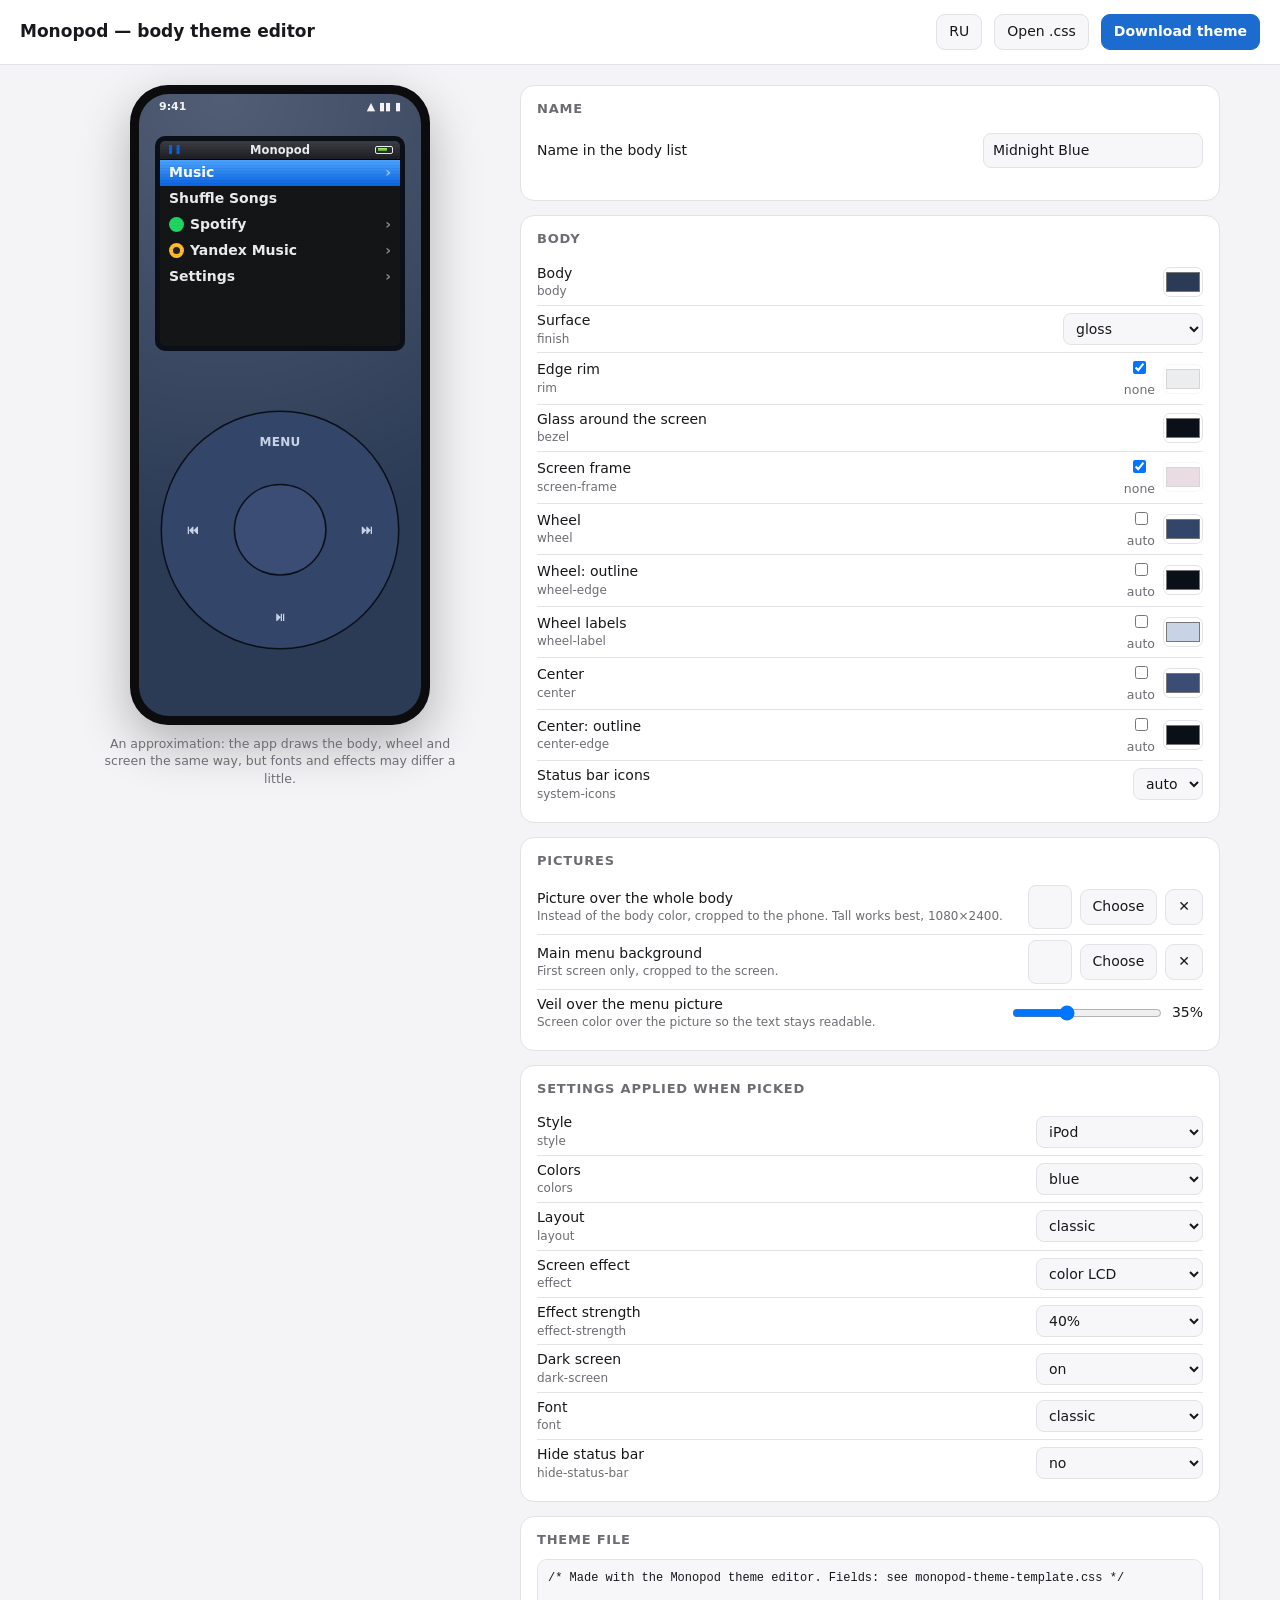
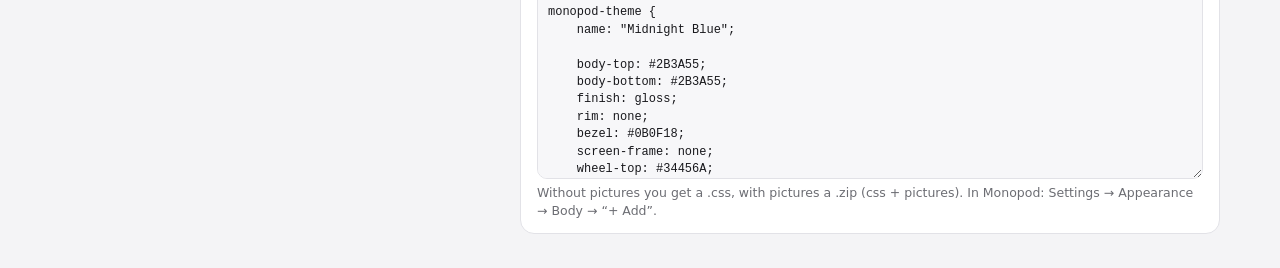
<file: web/theme-editor/index.html>
<!doctype html>
<html lang="ru">
<head>
<meta charset="utf-8">
<meta name="viewport" content="width=device-width, initial-scale=1">
<title>Monopod Theme Editor</title>
<link rel="preconnect" href="https://fonts.googleapis.com">
<link href="https://fonts.googleapis.com/css2?family=Tiny5&display=swap" rel="stylesheet">
<style>
:root {
  --bg: #f4f4f6; --panel: #ffffff; --ink: #18181c; --dim: #6c6d73; --line: #e2e2e7;
  --accent: #1c6ccf; --accent-ink: #fff; --field: #f7f7f9;
}
@media (prefers-color-scheme: dark) {
  :root:not([data-theme="light"]) {
    --bg: #111113; --panel: #1b1b1f; --ink: #ececf0; --dim: #9a9ba3; --line: #2c2c33;
    --accent: #4ba3ff; --accent-ink: #0b0b0d; --field: #232329;
  }
}
* { box-sizing: border-box; }
body { margin: 0; background: var(--bg); color: var(--ink); font: 14px/1.4 system-ui, -apple-system, "Segoe UI", Roboto, sans-serif; }
header { display: flex; align-items: center; gap: 12px; padding: 14px 20px; border-bottom: 1px solid var(--line); background: var(--panel); position: sticky; top: 0; z-index: 5; flex-wrap: wrap; }
header h1 { font-size: 17px; margin: 0; font-weight: 650; }
header .sp { flex: 1; }
button, .btn { font: inherit; border: 1px solid var(--line); background: var(--field); color: var(--ink); border-radius: 9px; padding: 7px 12px; cursor: pointer; }
button.primary { background: var(--accent); border-color: var(--accent); color: var(--accent-ink); font-weight: 600; }
button:hover { filter: brightness(1.05); }
main { display: grid; grid-template-columns: minmax(300px, 440px) 1fr; gap: 20px; padding: 20px; max-width: 1200px; margin: 0 auto; }
@media (max-width: 860px) { main { grid-template-columns: 1fr; padding: 16px; } .preview-wrap { position: static !important; } }
.preview-wrap { position: sticky; top: 76px; align-self: start; display: flex; flex-direction: column; align-items: center; gap: 10px; }
.hint { color: var(--dim); font-size: 12.5px; text-align: center; max-width: 360px; }
section { background: var(--panel); border: 1px solid var(--line); border-radius: 14px; padding: 14px 16px; margin-bottom: 14px; }
section h2 { font-size: 13px; text-transform: uppercase; letter-spacing: .06em; color: var(--dim); margin: 0 0 10px; font-weight: 650; }
.row { display: grid; grid-template-columns: 1fr auto; align-items: center; gap: 10px; padding: 5px 0; border-top: 1px solid var(--line); }
.row:first-of-type { border-top: 0; }
.row label { display: flex; flex-direction: column; }
.row small { color: var(--dim); font-size: 12px; }
.row .ctl { display: flex; align-items: center; gap: 8px; }
input[type=text] { font: inherit; padding: 7px 9px; border-radius: 8px; border: 1px solid var(--line); background: var(--field); color: var(--ink); width: 220px; max-width: 100%; }
select { font: inherit; padding: 6px 8px; border-radius: 8px; border: 1px solid var(--line); background: var(--field); color: var(--ink); }
input[type=color] { width: 40px; height: 30px; padding: 0; border: 1px solid var(--line); border-radius: 7px; background: none; cursor: pointer; }
input[type=color]:disabled { opacity: .3; cursor: default; }
input[type=range] { width: 150px; }
.chk { display: flex; align-items: center; gap: 4px; color: var(--dim); font-size: 12.5px; }
.pic { display: flex; align-items: center; gap: 8px; }
.pic .thumb { width: 44px; height: 44px; border-radius: 8px; border: 1px solid var(--line); background: var(--field) center/cover no-repeat; }
.err { color: #d33; font-size: 13px; min-height: 1em; }
textarea { width: 100%; height: 220px; font: 12px/1.45 ui-monospace, Menlo, Consolas, monospace; border-radius: 10px; border: 1px solid var(--line); background: var(--field); color: var(--ink); padding: 10px; }

/* ── The phone ───────────────────────────────────────────────────────── */
.phone { width: 300px; height: 640px; border-radius: 38px; padding: 9px; background: #0c0c0e; box-shadow: 0 18px 50px rgba(0,0,0,.28); }
.body { position: relative; width: 100%; height: 100%; border-radius: 30px; overflow: hidden; }
.body .layer { position: absolute; inset: 0; }
.status { position: absolute; left: 0; right: 0; top: 0; height: 26px; display: flex; align-items: center; justify-content: space-between; padding: 0 20px; font: 600 11px system-ui, sans-serif; z-index: 3; }
.screen { position: absolute; left: 16px; right: 16px; top: 42px; border-radius: 10px; z-index: 2; }
.screen .glass { position: absolute; inset: 0; border-radius: 10px; padding: 5px; }
.lcd { position: absolute; inset: 5px; border-radius: 5px; overflow: hidden; }
.lcd .bar { height: 19px; display: flex; align-items: center; justify-content: center; position: relative; font-weight: 700; font-size: 11.5px; border-bottom: 1px solid; }
.lcd .bar .play { position: absolute; left: 7px; font-size: 9px; }
.lcd .bar .batt { position: absolute; right: 7px; width: 18px; height: 8px; border: 1.3px solid; border-radius: 2px; }
.lcd .bar .batt::after { content: ""; position: absolute; inset: 1.5px; right: 5px; background: linear-gradient(#b4f07a, #4daa1c); }
.lcd .list { position: absolute; top: 19px; left: 0; right: 0; bottom: 0; }
.lcd .item { height: 26px; display: flex; align-items: center; padding: 0 9px; font-weight: 600; font-size: 14px; position: relative; z-index: 1; }
.lcd .item .chev { margin-left: auto; opacity: .55; font-weight: 700; }
.lcd .item .ic { width: 15px; height: 15px; border-radius: 50%; margin-right: 6px; }
.lcd .menupic { position: absolute; inset: 0; background: center/cover no-repeat; }
.lcd .veil { position: absolute; inset: 0; }
.lcd .fx { position: absolute; inset: 0; pointer-events: none; z-index: 4; }
.wheel { position: absolute; left: 50%; transform: translateX(-50%); border-radius: 50%; z-index: 2; }
.wheel .lbl { position: absolute; font: 700 12px system-ui, sans-serif; letter-spacing: .02em; }
.wheel .center { position: absolute; left: 50%; top: 50%; transform: translate(-50%, -50%); width: 38%; height: 38%; border-radius: 50%; }
.material .screen, .material .screen .glass { border-radius: 18px; }
.material .lcd { border-radius: 14px; }
</style>
</head>
<body>
<header>
  <h1 data-t="title">Monopod — редактор темы корпуса</h1>
  <span class="sp"></span>
  <button id="lang">EN</button>
  <label class="btn" for="importCss" data-t="import">Открыть .css</label>
  <input type="file" id="importCss" accept=".css,text/css,text/plain" hidden>
  <button class="primary" id="download" data-t="download">Скачать тему</button>
</header>

<main>
  <div class="preview-wrap">
    <div class="phone"><div class="body" id="body">
      <div class="layer" id="bodyGrad"></div>
      <div class="layer" id="bodyPic"></div>
      <div class="layer" id="bodyFinish"></div>
      <div class="layer" id="bodyRim"></div>
      <div class="status" id="status"><span>9:41</span><span>▲ ▮▮ ▮</span></div>
      <div class="screen" id="screen">
        <div class="glass" id="glass">
          <div class="lcd" id="lcd">
            <div class="bar" id="bar"><span class="play">❚❚</span><span>Monopod</span><span class="batt"></span></div>
            <div class="list" id="list">
              <div class="menupic" id="menuPic"></div>
              <div class="veil" id="veil"></div>
            </div>
            <div class="fx" id="fx"></div>
          </div>
        </div>
      </div>
      <div class="wheel" id="wheel">
        <span class="lbl" id="lMenu">MENU</span>
        <span class="lbl" id="lPrev">⏮</span>
        <span class="lbl" id="lNext">⏭</span>
        <span class="lbl" id="lPlay">⏯</span>
        <div class="center" id="center"></div>
      </div>
    </div></div>
    <div class="hint" data-t="hint">Примерный вид: в приложении корпус, колесо и экран рисуются так же, но шрифт и эффекты могут немного отличаться.</div>
  </div>

  <div>
    <section>
      <h2 data-t="sName">Название</h2>
      <div class="row"><label><span data-t="name">Название в списке корпусов</span></label>
        <div class="ctl"><input type="text" id="name" maxlength="40"></div></div>
      <div class="err" id="err"></div>
    </section>

    <section>
      <h2 data-t="sBody">Корпус</h2>
      <div id="bodyRows"></div>
    </section>

    <section>
      <h2 data-t="sPics">Картинки</h2>
      <div class="row"><label><span data-t="bodyImage">Картинка на весь корпус</span><small data-t="bodyImageHint">Вместо цвета корпуса, обрезается по размеру телефона. Лучше вертикальная, 1080×2400.</small></label>
        <div class="ctl pic"><div class="thumb" id="bodyThumb"></div>
          <label class="btn" for="bodyFile" data-t="pick">Выбрать</label><input type="file" id="bodyFile" accept="image/png,image/jpeg,image/webp" hidden>
          <button id="bodyClear">✕</button></div></div>
      <div class="row"><label><span data-t="menuImage">Фон главного меню</span><small data-t="menuImageHint">Только первый экран, обрезается по размеру экрана.</small></label>
        <div class="ctl pic"><div class="thumb" id="menuThumb"></div>
          <label class="btn" for="menuFile" data-t="pick">Выбрать</label><input type="file" id="menuFile" accept="image/png,image/jpeg,image/webp" hidden>
          <button id="menuClear">✕</button></div></div>
      <div class="row"><label><span data-t="veil">Вуаль над фоном меню</span><small data-t="veilHint">Цвет экрана поверх картинки, чтобы текст читался.</small></label>
        <div class="ctl"><input type="range" id="veilR" min="0" max="100" value="35"><span id="veilV">35%</span></div></div>
    </section>

    <section>
      <h2 data-t="sSettings">Настройки при выборе корпуса</h2>
      <div id="setRows"></div>
    </section>

    <section>
      <h2 data-t="sFile">Файл темы</h2>
      <textarea id="out" readonly></textarea>
      <div class="hint" style="text-align:left;max-width:none" data-t="fileHint">Без картинок скачается .css, с картинками — .zip (css + картинки). В Monopod: Настройки → Внешний вид → Корпус → «+ Добавить».</div>
    </section>
  </div>
</main>

<script>
"use strict";
// ── Texts ─────────────────────────────────────────────────────────────────────
const T = {
  ru: {
    title: "Monopod — редактор темы корпуса", import: "Открыть .css", download: "Скачать тему",
    hint: "Примерный вид: в приложении корпус, колесо и экран рисуются так же, но шрифт и эффекты могут немного отличаться.",
    sName: "Название", name: "Название в списке корпусов", sBody: "Корпус", sPics: "Картинки", sSettings: "Настройки при выборе корпуса",
    sFile: "Файл темы", pick: "Выбрать", bodyImage: "Картинка на весь корпус",
    bodyImageHint: "Вместо цвета корпуса, обрезается по размеру телефона. Лучше вертикальная, 1080×2400.",
    menuImage: "Фон главного меню", menuImageHint: "Только первый экран, обрезается по размеру экрана.",
    veil: "Вуаль над фоном меню", veilHint: "Цвет экрана поверх картинки, чтобы текст читался.",
    fileHint: "Без картинок скачается .css, с картинками — .zip (css + картинки). В Monopod: Настройки → Внешний вид → Корпус → «+ Добавить».",
    auto: "авто", none: "нет", keep: "не менять",
    body: "Корпус", finish: "Поверхность", rim: "Кант по краю",
    bezel: "Стекло вокруг экрана", "screen-frame": "Рамка экрана", wheel: "Колесо",
    "wheel-edge": "Колесо: обводка", "wheel-label": "Подписи на колесе", center: "Центр",
    "center-edge": "Центр: обводка", "system-icons": "Значки статус-бара",
    style: "Стиль", colors: "Цвета", layout: "Раскладка", effect: "Эффект экрана", "effect-strength": "Сила эффекта",
    "dark-screen": "Тёмный экран", font: "Шрифт", "hide-status-bar": "Скрыть статус-бар",
    v: { gloss: "глянец", brushed: "шлифованный металл", matte: "мат", dark: "тёмные", light: "светлые", auto: "авто",
      ipod: "iPod", material: "Material", cover: "из обложки", system: "из системы", multicolor: "разноцветный",
      blue: "синий", purple: "фиолетовый", pink: "розовый", red: "красный", orange: "оранжевый", yellow: "жёлтый",
      green: "зелёный", graphite: "графит", classic: "классика", big: "большой экран",
      off: "выкл", lcd: "цветной LCD", crt: "ЭЛТ", mono: "iPod 1G", gameboy: "зелёный LCD", on: "вкл", pixel: "пиксельный",
      true: "да", false: "нет" },
    menu: ["Музыка", "Перемешать песни", "Spotify", "Яндекс Музыка", "Настройки"],
    errName: "Впишите название.", bad: "Файл не похож на тему Monopod: ",
  },
  en: {
    title: "Monopod — body theme editor", import: "Open .css", download: "Download theme",
    hint: "An approximation: the app draws the body, wheel and screen the same way, but fonts and effects may differ a little.",
    sName: "Name", name: "Name in the body list", sBody: "Body", sPics: "Pictures", sSettings: "Settings applied when picked",
    sFile: "Theme file", pick: "Choose", bodyImage: "Picture over the whole body",
    bodyImageHint: "Instead of the body color, cropped to the phone. Tall works best, 1080×2400.",
    menuImage: "Main menu background", menuImageHint: "First screen only, cropped to the screen.",
    veil: "Veil over the menu picture", veilHint: "Screen color over the picture so the text stays readable.",
    fileHint: "Without pictures you get a .css, with pictures a .zip (css + pictures). In Monopod: Settings → Appearance → Body → “+ Add”.",
    auto: "auto", none: "none", keep: "don't change",
    body: "Body", finish: "Surface", rim: "Edge rim",
    bezel: "Glass around the screen", "screen-frame": "Screen frame", wheel: "Wheel",
    "wheel-edge": "Wheel: outline", "wheel-label": "Wheel labels", center: "Center",
    "center-edge": "Center: outline", "system-icons": "Status bar icons",
    style: "Style", colors: "Colors", layout: "Layout", effect: "Screen effect", "effect-strength": "Effect strength",
    "dark-screen": "Dark screen", font: "Font", "hide-status-bar": "Hide status bar",
    v: { gloss: "gloss", brushed: "brushed metal", matte: "matte", dark: "dark", light: "light", auto: "auto",
      ipod: "iPod", material: "Material", cover: "from cover", system: "from wallpaper", multicolor: "multicolor",
      blue: "blue", purple: "purple", pink: "pink", red: "red", orange: "orange", yellow: "yellow",
      green: "green", graphite: "graphite", classic: "classic", big: "big screen",
      off: "off", lcd: "color LCD", crt: "CRT", mono: "iPod 1G", gameboy: "green LCD", on: "on", pixel: "pixel",
      true: "yes", false: "no" },
    menu: ["Music", "Shuffle Songs", "Spotify", "Yandex Music", "Settings"],
    errName: "Enter a name.", bad: "This does not look like a Monopod theme: ",
  },
};
let lang = (navigator.language || "ru").startsWith("ru") ? "ru" : "en";
const t = k => T[lang][k] ?? k;
const tv = v => T[lang].v[v] ?? v;

// ── The theme being edited (same keys as the theme file) ─────────────────────
const COLOR_KEYS = [
  // key, default, optional: "none" = can be switched off, "auto" = the app derives it
  ["body", "#2B3A55"],
  ["finish", "gloss", "select", ["gloss", "brushed", "matte"]],
  ["rim", "#BFC2C7", "none"], ["bezel", "#0B0F18"], ["screen-frame", "#B88AA4", "none"],
  ["wheel", "#34456A", "auto"], ["wheel-edge", "#0B0F18", "auto"],
  ["wheel-label", "#C9D3E6", "auto"], ["center", "#3B4D74", "auto"],
  ["center-edge", "#0B0F18", "auto"],
  ["system-icons", "auto", "select", ["auto", "dark", "light"]],
];
// Solid colors only: the file still has a top and a bottom for these, both get the same color
const SOLID = { body: true, wheel: true, center: true };
const SETTINGS = [
  ["style", ["ipod", "material"]],
  ["colors", ["cover", "multicolor", "blue", "purple", "pink", "red", "orange", "yellow", "green", "graphite", "system"]],
  ["layout", ["classic", "big"]],
  ["effect", ["off", "lcd", "crt", "mono", "gameboy"]],
  ["effect-strength", ["0%", "10%", "20%", "30%", "40%", "50%", "60%", "70%", "80%", "90%", "100%"]],
  ["dark-screen", ["off", "on", "system"]],
  ["font", ["classic", "pixel", "mono"]],
  ["hide-status-bar", ["false", "true"]],
];
const ACCENTS = {
  cover: ["#6DB3F2", "#1C6CCF"], multicolor: ["#6DB3F2", "#1C6CCF"], blue: ["#4BA3FF", "#0A63E0"],
  purple: ["#B57BD9", "#7D3BAA"], pink: ["#F48FC0", "#D83C88"], red: ["#F37C78", "#C9302C"],
  orange: ["#FFB25E", "#E07612"], yellow: ["#FFDC5E", "#E0A800"], green: ["#8EDB6A", "#3E9E22"],
  graphite: ["#B4B7BC", "#6E7278"], system: ["#7895D6", "#3D5BA9"],
};

const state = {
  name: "Midnight Blue",
  colors: Object.fromEntries(COLOR_KEYS.map(([k, d]) => [k, d])),
  off: { rim: true, "screen-frame": true },            // "none"
  auto: {},                                             // derived by the app
  settings: { style: "ipod", colors: "blue", layout: "classic", effect: "lcd", "effect-strength": "40%", "dark-screen": "on", font: "classic", "hide-status-bar": "false" },
  bodyPic: null, menuPic: null,                         // { name, bytes: Uint8Array, url }
  veil: 35,
};

// ── Color helpers (the same derivation as the app's parser) ───────────────────
const hex2rgb = h => { h = h.replace("#", ""); return [0, 2, 4].map(i => parseInt(h.substr(i, 2), 16) / 255); };
const rgb2hex = c => "#" + c.map(v => Math.round(Math.max(0, Math.min(1, v)) * 255).toString(16).padStart(2, "0")).join("").toUpperCase();
const lerp = (a, b, f) => rgb2hex(hex2rgb(a).map((v, i) => v + (hex2rgb(b)[i] - v) * f));
const lum = h => { const [r, g, b] = hex2rgb(h).map(v => v <= 0.03928 ? v / 12.92 : Math.pow((v + 0.055) / 1.055, 2.4)); return 0.2126 * r + 0.7152 * g + 0.0722 * b; };

/** What the app will actually draw: optional colors filled in like its parser does. */
function resolved() {
  const c = state.colors, top = c.body, bottom = c.body;
  const icons = c["system-icons"];
  const light = icons === "dark" ? true : icons === "light" ? false : lum(lerp(top, bottom, 0.5)) > 0.5;
  const shade = light ? "#000000" : "#FFFFFF";
  const pick = (k, f) => state.auto[k] ? f() : c[k];
  const wheelTop = pick("wheel", () => lerp(top, shade, 0.08)), wheelBottom = wheelTop;
  const edge = pick("wheel-edge", () => lerp(bottom, "#000000", 0.35));
  return {
    top, bottom, light, finish: c.finish,
    rim: state.off.rim ? null : c.rim, bezel: c.bezel, frame: state.off["screen-frame"] ? null : c["screen-frame"],
    wheelTop, wheelBottom, edge,
    label: pick("wheel-label", () => lerp(wheelBottom, light ? "#000000" : "#FFFFFF", 0.55)),
    centerTop: pick("center", () => lerp(top, shade, 0.04)),
    centerBottom: pick("center", () => lerp(bottom, shade, 0.04)),
    centerEdge: pick("center-edge", () => edge),
  };
}

// ── Form ─────────────────────────────────────────────────────────────────────
const $ = id => document.getElementById(id);

function buildForm() {
  document.querySelectorAll("[data-t]").forEach(el => { el.textContent = t(el.dataset.t); });
  $("lang").textContent = lang === "ru" ? "EN" : "RU";
  document.documentElement.lang = lang;
  $("name").value = state.name;

  const rows = $("bodyRows"); rows.innerHTML = "";
  for (const [key, , kind, options] of COLOR_KEYS) {
    const row = document.createElement("div"); row.className = "row";
    const label = document.createElement("label"); label.innerHTML = `<span>${t(key)}</span><small>${key}</small>`;
    const ctl = document.createElement("div"); ctl.className = "ctl";
    if (kind === "select") {
      const sel = document.createElement("select");
      options.forEach(o => sel.add(new Option(tv(o), o)));
      sel.value = state.colors[key];
      sel.onchange = () => { state.colors[key] = sel.value; render(); };
      ctl.append(sel);
    } else {
      const input = document.createElement("input"); input.type = "color"; input.value = state.colors[key];
      input.oninput = () => { state.colors[key] = input.value.toUpperCase(); render(); };
      if (kind === "none" || kind === "auto") {
        const flag = kind === "none" ? state.off : state.auto;
        const box = document.createElement("label"); box.className = "chk";
        const cb = document.createElement("input"); cb.type = "checkbox"; cb.checked = !!flag[key];
        input.disabled = cb.checked;
        cb.onchange = () => { flag[key] = cb.checked; input.disabled = cb.checked; render(); };
        box.append(cb, t(kind === "none" ? "none" : "auto"));
        ctl.append(box);
      }
      ctl.append(input);
    }
    row.append(label, ctl); rows.append(row);
  }

  const sets = $("setRows"); sets.innerHTML = "";
  for (const [key, values] of SETTINGS) {
    const row = document.createElement("div"); row.className = "row";
    const label = document.createElement("label"); label.innerHTML = `<span>${t(key)}</span><small>${key}</small>`;
    const ctl = document.createElement("div"); ctl.className = "ctl";
    const sel = document.createElement("select");
    sel.add(new Option("— " + t("keep") + " —", ""));
    values.forEach(o => sel.add(new Option(key === "effect-strength" ? o : tv(o), o)));
    sel.value = state.settings[key] ?? "";
    sel.onchange = () => { if (sel.value) state.settings[key] = sel.value; else delete state.settings[key]; render(); };
    ctl.append(sel); row.append(label, ctl); sets.append(row);
  }
  $("veilR").value = state.veil;
  render();
}

$("name").oninput = e => { state.name = e.target.value; render(); };
$("veilR").oninput = e => { state.veil = +e.target.value; render(); };
$("lang").onclick = () => { lang = lang === "ru" ? "en" : "ru"; buildForm(); };

function takePicture(input, slot, base) {
  input.onchange = async () => {
    const f = input.files[0]; if (!f) return;
    const ext = (f.name.split(".").pop() || "png").toLowerCase().replace("jpeg", "jpg");
    // A data: URL, not a blob: one: those do not load when the page itself is opened from a file
    const url = await new Promise(done => { const fr = new FileReader(); fr.onload = () => done(fr.result); fr.readAsDataURL(f); });
    state[slot] = { name: `${base}.${ext}`, bytes: new Uint8Array(await f.arrayBuffer()), url };
    input.value = ""; render();
  };
}
takePicture($("bodyFile"), "bodyPic", "body");
takePicture($("menuFile"), "menuPic", "menu");
$("bodyClear").onclick = () => { state.bodyPic = null; render(); };
$("menuClear").onclick = () => { state.menuPic = null; render(); };

// ── Preview ──────────────────────────────────────────────────────────────────
function render() {
  const r = resolved(), s = state.settings;
  const material = s.style === "material";
  const dark = s["dark-screen"] === "on" || (s["dark-screen"] === "system" && matchMedia("(prefers-color-scheme: dark)").matches);
  const accent = ACCENTS[material ? (s.colors === "system" ? "system" : "cover") : (s.colors && s.colors !== "system" ? s.colors : "multicolor")];
  const screen = dark
    ? { bg: "#141517", text: "#ECEDEF", dim: "#8E9399", barTop: "#3B3E44", barBottom: "#1C1E22", line: "#000" }
    : { bg: "#FFFFFF", text: "#111114", dim: "#8A8B90", barTop: "#FDFDFE", barBottom: "#C4C8CE", line: "#8D9197" };

  $("body").classList.toggle("material", material);
  // Body: color, picture, finish, rim
  $("bodyGrad").style.background = r.top;
  $("bodyPic").style.background = state.bodyPic && !material ? `center / cover no-repeat url(${state.bodyPic.url})` : "none";
  $("bodyFinish").style.background =
    r.finish === "matte" ? "none" :
    r.finish === "brushed"
      ? "radial-gradient(circle at 30% 0, rgba(255,255,255,.18), transparent 70%), repeating-linear-gradient(rgba(255,255,255,.035) 0 1px, rgba(0,0,0,.02) 1px 2px)"
      : "radial-gradient(circle at 30% 0, rgba(255,255,255,.18), transparent 70%)";
  $("bodyRim").style.boxShadow = r.rim ? `inset 0 0 0 3px ${r.rim}, inset 0 0 0 4px rgba(255,255,255,.6)` : "none";
  $("bodyRim").style.borderRadius = "30px";
  $("status").style.color = r.light ? "#16161a" : "#f2f2f5";
  $("status").style.visibility = s["hide-status-bar"] === "true" ? "hidden" : "visible";

  // Layout: the wheel stays put; big grows the screen up and to the sides
  const layout = s.layout || "classic";
  const scr = $("screen"), wh = $("wheel");
  wh.style.width = wh.style.height = "236px"; wh.style.top = "318px";
  if (layout === "big") { scr.style.left = scr.style.right = "6px"; scr.style.top = "32px"; scr.style.height = "268px"; }
  else { scr.style.left = scr.style.right = "16px"; scr.style.top = "42px"; scr.style.height = "215px"; }

  // Screen: frame, bezel, LCD
  $("screen").style.boxShadow = r.frame ? `0 0 0 3px ${r.frame}` : "none";
  $("glass").style.background = material ? screen.bg : r.bezel;
  const lcd = $("lcd");
  lcd.style.background = screen.bg; lcd.style.color = screen.text;
  lcd.style.fontFamily = material ? "system-ui, sans-serif" : s.font === "pixel" ? "'Tiny5', monospace" : s.font === "mono" ? "ui-monospace, monospace" : "system-ui, -apple-system, sans-serif";
  const bar = $("bar");
  bar.style.background = material ? screen.bg : `linear-gradient(${screen.barTop}, ${screen.barBottom})`;
  bar.style.borderColor = material ? "transparent" : screen.line;
  bar.querySelector(".play").style.color = accent[1];

  const list = $("list");
  list.querySelectorAll(".item").forEach(n => n.remove());
  T[lang].menu.forEach((label, i) => {
    const it = document.createElement("div"); it.className = "item";
    if (i === 0) {
      if (material) { it.style.background = `${accent[0]}55`; it.style.borderRadius = "9px"; it.style.margin = "1px 4px"; }
      else { it.style.background = `linear-gradient(${accent[0]}, ${accent[1]})`; it.style.color = "#fff"; }
    }
    if (i === 2) it.innerHTML = `<span class="ic" style="background:#1ED760"></span>`;
    if (i === 3) it.innerHTML = `<span class="ic" style="background:#222;box-shadow:inset 0 0 0 4px #FFBC2D"></span>`;
    it.append(label);
    if (i !== 1) { const c = document.createElement("span"); c.className = "chev"; c.textContent = "›"; it.append(c); }
    list.append(it);
  });
  $("menuPic").style.backgroundImage = state.menuPic && !material ? `url(${state.menuPic.url})` : "none";
  $("veil").style.background = state.menuPic && !material ? screen.bg : "transparent";
  $("veil").style.opacity = state.veil / 100;
  $("veilV").textContent = state.veil + "%";

  // Effect (approximate)
  const strength = parseInt(s["effect-strength"] ?? "40") / 100, fx = $("fx");
  fx.style.background = "none"; fx.style.boxShadow = "none"; lcd.style.filter = "none";
  if (s.effect === "lcd") fx.style.background = `repeating-linear-gradient(rgba(0,0,0,${0.12 * strength}) 0 1px, transparent 1px 3px)`;
  if (s.effect === "crt") {
    fx.style.background = `repeating-linear-gradient(rgba(0,0,0,${0.3 * strength}) 0 2px, transparent 2px 4px)`;
    fx.style.boxShadow = `inset 0 0 ${40 * strength + 10}px rgba(0,0,0,${0.6 * strength})`;
  }
  if (s.effect === "mono") {
    lcd.style.filter = `grayscale(${strength}) sepia(${0.5 * strength}) hue-rotate(${60 * strength}deg)`;
    fx.style.background = `repeating-linear-gradient(90deg, rgba(0,0,0,${0.1 * strength}) 0 1px, transparent 1px 3px), repeating-linear-gradient(rgba(0,0,0,${0.1 * strength}) 0 1px, transparent 1px 3px)`;
  }
  if (s.effect === "gameboy") {
    lcd.style.filter = "grayscale(1) sepia(1) hue-rotate(40deg) saturate(2.2) brightness(0.8) contrast(1.3)";
    fx.style.background = `repeating-linear-gradient(90deg, rgba(0,0,0,0.15) 0 1px, transparent 1px 4px), repeating-linear-gradient(rgba(0,0,0,0.15) 0 1px, transparent 1px 4px)`;
  }

  // Wheel
  wh.style.background = r.wheelTop;
  wh.style.boxShadow = `0 0 0 1.5px ${r.edge}`;
  const place = (id, x, y) => { const el = $(id); el.style.left = x; el.style.top = y; el.style.transform = "translate(-50%, -50%)"; el.style.color = r.label; };
  place("lMenu", "50%", "13%"); place("lPrev", "13%", "50%"); place("lNext", "87%", "50%"); place("lPlay", "50%", "87%");
  $("center").style.background = r.centerTop;
  $("center").style.boxShadow = `0 0 0 1.5px ${r.centerEdge}`;

  $("out").value = themeCss();
  $("err").textContent = state.name.trim() ? "" : t("errName");
}

// ── The theme file ────────────────────────────────────────────────────────────
function themeCss() {
  const c = state.colors, L = [];
  L.push("/* Made with the Monopod theme editor. Fields: see monopod-theme-template.css */", "", "monopod-theme {");
  L.push(`    name: "${state.name.trim().replace(/["\\;{}]/g, "")}";`, "");
  for (const [key, , kind] of COLOR_KEYS) {
    if (kind === "none" && state.off[key]) { L.push(`    ${key}: none;`); continue; }
    if (kind === "auto" && state.auto[key]) continue;
    if (SOLID[key]) L.push(`    ${key}-top: ${c[key]};`, `    ${key}-bottom: ${c[key]};`);
    else L.push(`    ${key}: ${c[key]};`);
  }
  L.push("");
  L.push(`    body-image: ${state.bodyPic ? `url("${state.bodyPic.name}")` : "none"};`);
  L.push(`    menu-image: ${state.menuPic ? `url("${state.menuPic.name}")` : "none"};`);
  L.push(`    menu-image-veil: ${state.veil}%;`);
  const set = SETTINGS.filter(([k]) => state.settings[k]);
  if (set.length) L.push("");
  for (const [k] of set) L.push(`    ${k}: ${state.settings[k]};`);
  L.push("}", "");
  return L.join("\n");
}

/** Reads a theme file back into the editor (pictures are not inside a .css). */
function loadCss(text) {
  const clean = text.replace(/\/\*[\s\S]*?\*\//g, "");
  const m = clean.match(/monopod-theme\s*\{([\s\S]*)\}/);
  if (!m) throw new Error("monopod-theme { … }");
  const values = {};
  for (const line of m[1].split(";")) {
    const i = line.indexOf(":"); if (i < 0) continue;
    const key = line.slice(0, i).trim().replace(/^--/, "").toLowerCase();
    let v = line.slice(i + 1).trim();
    const url = v.match(/url\(\s*["']?([^"')]+)["']?\s*\)/); if (url) v = url[1];
    values[key] = v.replace(/^["']|["']$/g, "");
  }
  if (values.name) state.name = values.name;
  for (const [key, def, kind] of COLOR_KEYS) {
    // An older file's gradient comes in as its top color
    const v = SOLID[key] ? values[key + "-top"] ?? values[key] : values[key];
    if (kind === "select") { if (v) state.colors[key] = v.toLowerCase(); continue; }
    if (kind === "none") state.off[key] = !v || v.toLowerCase() === "none";
    if (kind === "auto") state.auto[key] = !v;
    if (v && /^#([0-9a-f]{3}|[0-9a-f]{6}|[0-9a-f]{8})$/i.test(v)) {
      let h = v.slice(1); if (h.length === 3) h = [...h].map(x => x + x).join(""); if (h.length === 8) h = h.slice(2);
      state.colors[key] = "#" + h.toUpperCase();
    }
  }
  if (values["menu-image-veil"]) state.veil = parseInt(values["menu-image-veil"]) || 35;
  // A .css carries no pictures: keep the chosen ones only if the file still names a picture there
  if (!values["body-image"] || values["body-image"].toLowerCase() === "none") state.bodyPic = null;
  if (!values["menu-image"] || values["menu-image"].toLowerCase() === "none") state.menuPic = null;
  state.settings = {};
  for (const [k] of SETTINGS) if (values[k]) state.settings[k] = values[k].toLowerCase();
  buildForm();
}
$("importCss").onchange = async e => {
  const f = e.target.files[0]; if (!f) return;
  try { loadCss(await f.text()); } catch (err) { alert(t("bad") + err.message); }
  e.target.value = "";
};

// ── Download: .css, or a .zip (stored, no compression) with the pictures ─────
const CRC = (() => { const tab = new Uint32Array(256); for (let n = 0; n < 256; n++) { let c = n; for (let k = 0; k < 8; k++) c = c & 1 ? 0xEDB88320 ^ (c >>> 1) : c >>> 1; tab[n] = c >>> 0; } return tab; })();
const crc32 = b => { let c = 0xFFFFFFFF; for (let i = 0; i < b.length; i++) c = CRC[(c ^ b[i]) & 0xFF] ^ (c >>> 8); return (c ^ 0xFFFFFFFF) >>> 0; };

function zip(files) {
  const enc = new TextEncoder(), parts = [], central = []; let offset = 0;
  for (const { name, bytes } of files) {
    const nb = enc.encode(name), crc = crc32(bytes);
    const local = new DataView(new ArrayBuffer(30));
    local.setUint32(0, 0x04034b50, true); local.setUint16(4, 20, true); local.setUint16(8, 0, true);
    local.setUint32(14, crc, true); local.setUint32(18, bytes.length, true); local.setUint32(22, bytes.length, true);
    local.setUint16(26, nb.length, true);
    parts.push(new Uint8Array(local.buffer), nb, bytes);
    const cd = new DataView(new ArrayBuffer(46));
    cd.setUint32(0, 0x02014b50, true); cd.setUint16(4, 20, true); cd.setUint16(6, 20, true);
    cd.setUint32(16, crc, true); cd.setUint32(20, bytes.length, true); cd.setUint32(24, bytes.length, true);
    cd.setUint16(28, nb.length, true); cd.setUint32(42, offset, true);
    central.push(new Uint8Array(cd.buffer), nb);
    offset += 30 + nb.length + bytes.length;
  }
  const cdSize = central.reduce((s, p) => s + p.length, 0);
  const end = new DataView(new ArrayBuffer(22));
  end.setUint32(0, 0x06054b50, true); end.setUint16(8, files.length, true); end.setUint16(10, files.length, true);
  end.setUint32(12, cdSize, true); end.setUint32(16, offset, true);
  return new Blob([...parts, ...central, new Uint8Array(end.buffer)], { type: "application/zip" });
}

function save(blob, name) {
  const a = document.createElement("a"); a.href = URL.createObjectURL(blob); a.download = name;
  document.body.append(a); a.click(); a.remove(); setTimeout(() => URL.revokeObjectURL(a.href), 2000);
}

$("download").onclick = () => {
  if (!state.name.trim()) { $("err").textContent = t("errName"); $("name").focus(); return; }
  const base = state.name.trim().toLowerCase().replace(/[^a-z0-9а-яё]+/gi, "-").replace(/^-|-$/g, "") || "theme";
  const css = new TextEncoder().encode(themeCss());
  const pics = [state.bodyPic, state.menuPic].filter(Boolean);
  if (!pics.length) save(new Blob([css], { type: "text/css" }), `${base}.css`);
  else save(zip([{ name: "theme.css", bytes: css }, ...pics]), `${base}.zip`);
};

buildForm();
</script>
</body>
</html>
</file>
